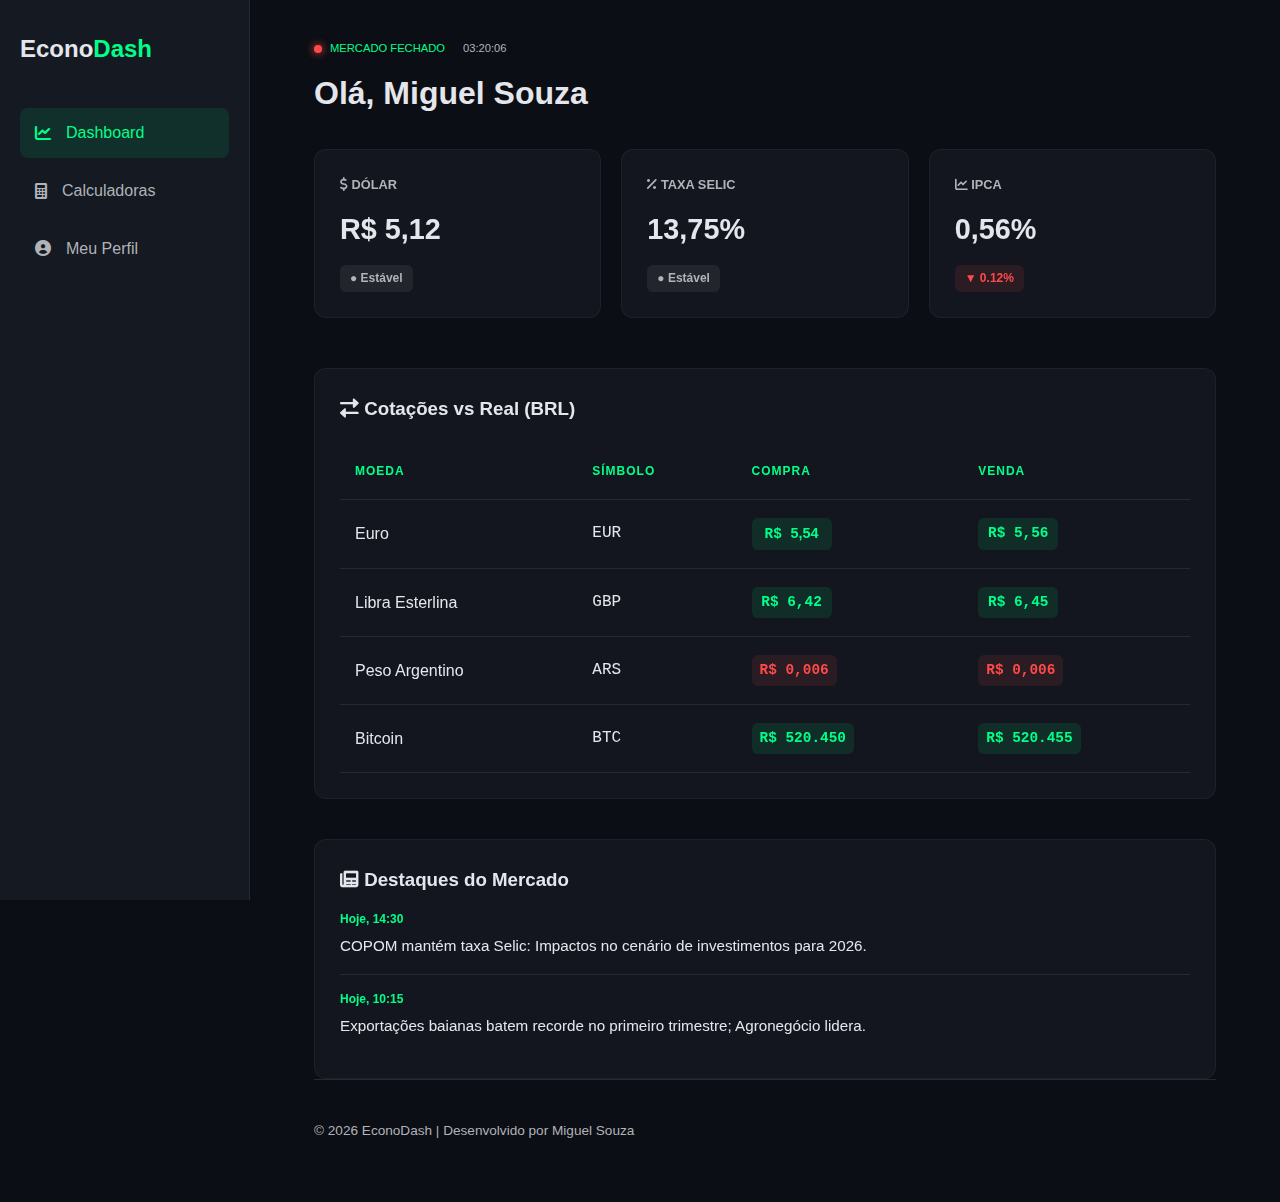
<file: index.html>
<!DOCTYPE html>
<html lang="pt-br">

<head>
    <link rel="stylesheet" href="https://cdnjs.cloudflare.com/ajax/libs/font-awesome/6.0.0/css/all.min.css">
    <meta charset="UTF-8">
    <meta name="viewport" content="width=device-width, initial-scale=1.0">
    <title>EconoDash | Seu Painel</title>
    <link rel="stylesheet" href="style.css">
</head>

<body>
    <div class="wrapper">
        <aside class="sidebar">
            <div class="logo">
                <h1>Econo<span>Dash</span></h1>
            </div>
            <nav class="side-nav">
                <ul>
                    <li><a href="index.html" class="active"><i class="fas fa-chart-line"></i> Dashboard</a></li>
                    <li><a href="calculadoras.html"><i class="fas fa-calculator"></i> Calculadoras</a></li>
                    <li><a href="perfil.html"><i class="fas fa-user-circle"></i> Meu Perfil</a></li>
                </ul>
            </nav>
        </aside>

        <main class="main-content">
            <section class="welcome">
                <div class="status-sistema">
                    <div id="pingo-luz" class="pingo-luz"></div>
                    <span id="texto-status">Verificando mercado...</span>
                    <span style="margin-left: 10px; color: var(--text-light)" id="relogio">00:00:00</span>
                </div>
                <h2>Olá, Miguel Souza</h2>
            </section>

            <section class="grid-indicadores">
                <div class="card">
                    <h3><i class="fas fa-dollar-sign"></i> Dólar</h3>
                    <p class="valor">R$ <span id="valor-dolar">5,12</span></p>
                    <span class="variacao neutra">● Estável</span>
                </div>

                <div class="card"> 
                    <h3><i class="fas fa-percent"></i> Taxa Selic</h3>
                    <p class="valor"><span id="valor-selic">13,75</span>%</p> <span class="variacao neutra">● Estável</span>
                </div>

                <div class="card"> 
                    <h3><i class="fas fa-chart-line"></i> IPCA</h3>
                    <p class="valor"><span id="valor-ipca">0,56</span>%</p> <span class="variacao baixa">▼ 0.12%</span>
                </div>
            </section>

            <section class="moedas-detalhe">
                <h3><i class="fas fa-exchange-alt"></i> Cotações vs Real (BRL)</h3>
                <table>
                    <thead>
                        <tr>
                            <th>Moeda</th>
                            <th>Símbolo</th>
                            <th>Compra</th>
                            <th>Venda</th>
                        </tr>
                    </thead>
                    <tbody>
                        <tr>
                            <td>Euro</td>
                            <td>EUR</td>
                            <td><span class="variacao alta">R$ <span id="valor-euro">5,54</span></span></td>
                            <td><span class="variacao alta">R$ 5,56</span></td>
                        </tr>
                        <tr>
                            <td>Libra Esterlina</td>
                            <td>GBP</td>
                            <td><span class="variacao alta">R$ 6,42</span></td>
                            <td><span class="variacao alta">R$ 6,45</span></td>
                        </tr>
                        <tr>
                            <td>Peso Argentino</td>
                            <td>ARS</td>
                            <td><span class="variacao baixa">R$ 0,006</span></td>
                            <td><span class="variacao baixa">R$ 0,006</span></td>
                        </tr>
                        <tr>
                            <td>Bitcoin</td>
                            <td>BTC</td>
                            <td><span class="variacao alta">R$ 520.450</span></td>
                            <td><span class="variacao alta">R$ 520.455</span></td>
                        </tr>
                    </tbody>
                </table>
            </section>

            <section class="news-feed">
                <h3><i class="fas fa-newspaper"></i> Destaques do Mercado</h3>
                <div class="news-item">
                    <span class="news-date">Hoje, 14:30</span>
                    <p>COPOM mantém taxa Selic: Impactos no cenário de investimentos para 2026.</p>
                </div>
                <div class="news-item">
                    <span class="news-date">Hoje, 10:15</span>
                    <p>Exportações baianas batem recorde no primeiro trimestre; Agronegócio lidera.</p>
                </div>
            </section>

            <footer>
                <div class="footer-content">
                    <p>&copy; 2026 EconoDash | Desenvolvido por Miguel Souza</p>
                </div>
            </footer>
        </main>
    </div>
    <script src="script.js"></script>
</body>

</html>
</file>
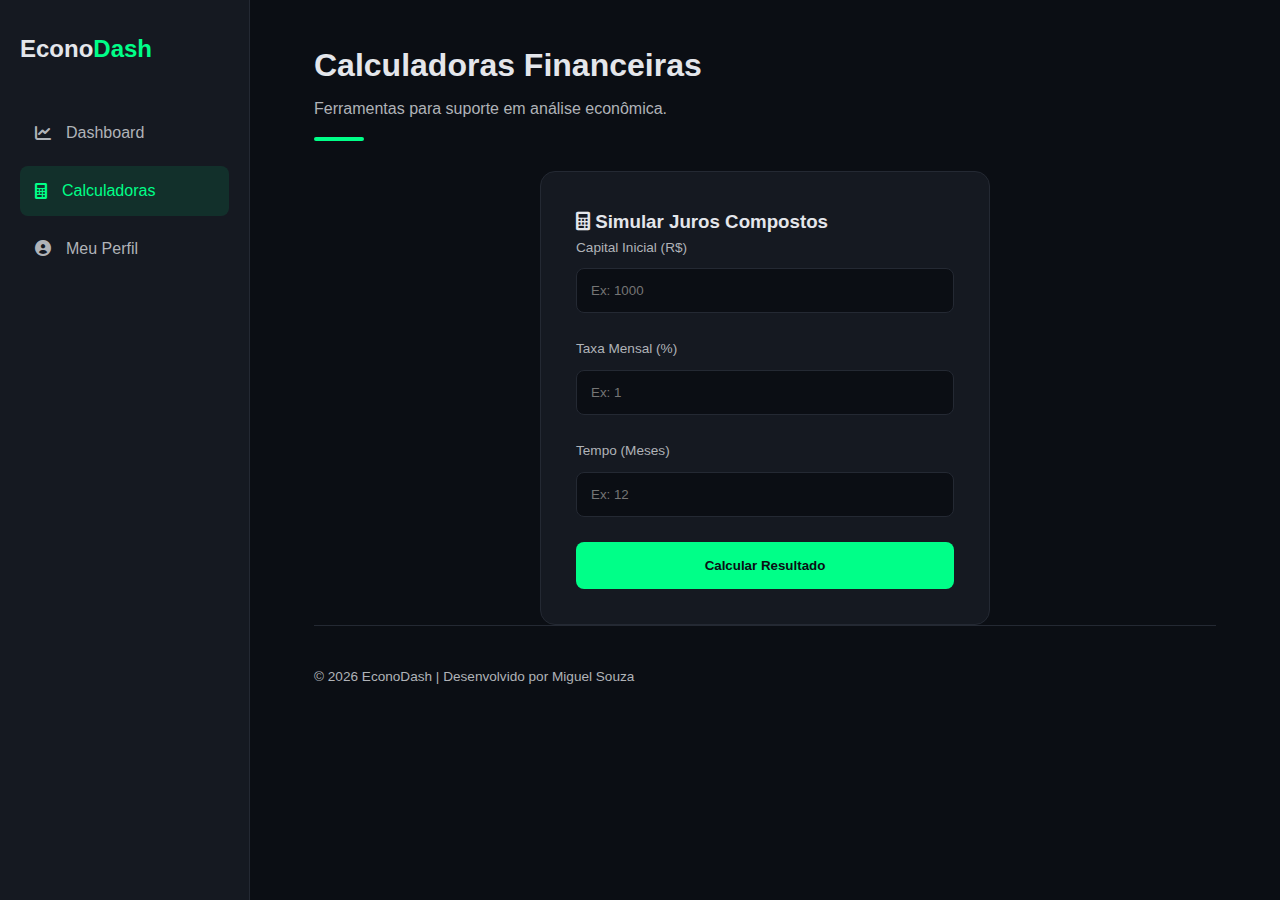
<file: calculadoras.html>
<!DOCTYPE html>
<html lang="pt-br">
<head>
    <meta charset="UTF-8">
    <meta name="viewport" content="width=device-width, initial-scale=1.0">
    <title>Calculadoras | EconoDash</title>
    <link rel="stylesheet" href="https://cdnjs.cloudflare.com/ajax/libs/font-awesome/6.0.0/css/all.min.css">
    <link rel="stylesheet" href="style.css">
</head>
<body>
    <div class="wrapper">
        <aside class="sidebar">
            <div class="logo">
                <h1>Econo<span>Dash</span></h1>
            </div>
            <nav class="side-nav">
                <ul>
                    <li><a href="index.html"><i class="fas fa-chart-line"></i> Dashboard</a></li>
                    <li><a href="calculadoras.html" class="active"><i class="fas fa-calculator"></i> Calculadoras</a></li>
                    <li><a href="perfil.html"><i class="fas fa-user-circle"></i> Meu Perfil</a></li>
                </ul>
            </nav>
        </aside>

        <main class="main-content">
            <section class="welcome">
                <h2>Calculadoras Financeiras</h2>
                <p>Ferramentas para suporte em análise econômica.</p>
                <div class="linha-destaque"></div>
            </section>

            <section class="calc-container">
                <div class="card-calc">
                    <h3><i class="fas fa-calculator"></i> Simular Juros Compostos</h3>
                    
                    <form id="calcForm">
                        <div class="input-group">
                            <label>Capital Inicial (R$)</label>
                            <input type="number" id="capital" placeholder="Ex: 1000">
                        </div>

                        <div class="input-group">
                            <label>Taxa Mensal (%)</label>
                            <input type="number" id="taxa" placeholder="Ex: 1">
                        </div>

                        <div class="input-group">
                            <label>Tempo (Meses)</label>
                            <input type="number" id="tempo" placeholder="Ex: 12">
                        </div>

                        <button type="button" class="btn-calcular">Calcular Resultado</button>
                    </form>
                </div>
            </section>

            <footer>
                <div class="footer-content">
                    <p>&copy; 2026 EconoDash | Desenvolvido por Miguel Souza</p>
                </div>
            </footer>
        </main>
    </div>

    <script>
    document.querySelector('.btn-calcular').addEventListener('click', function() {
        const capital = parseFloat(document.getElementById('capital').value);
        const taxa = parseFloat(document.getElementById('taxa').value) / 100;
        const tempo = parseFloat(document.getElementById('tempo').value);

        if(capital && taxa && tempo) {
            // Fórmula: M = C * (1 + i)^t
            const resultado = capital * Math.pow((1 + taxa), tempo);
            alert("O montante final será de: R$ " + resultado.toFixed(2));
        } else {
            alert("Por favor, preencha todos os campos!");
        }
    });
    </script>

</body>
</html>
</file>
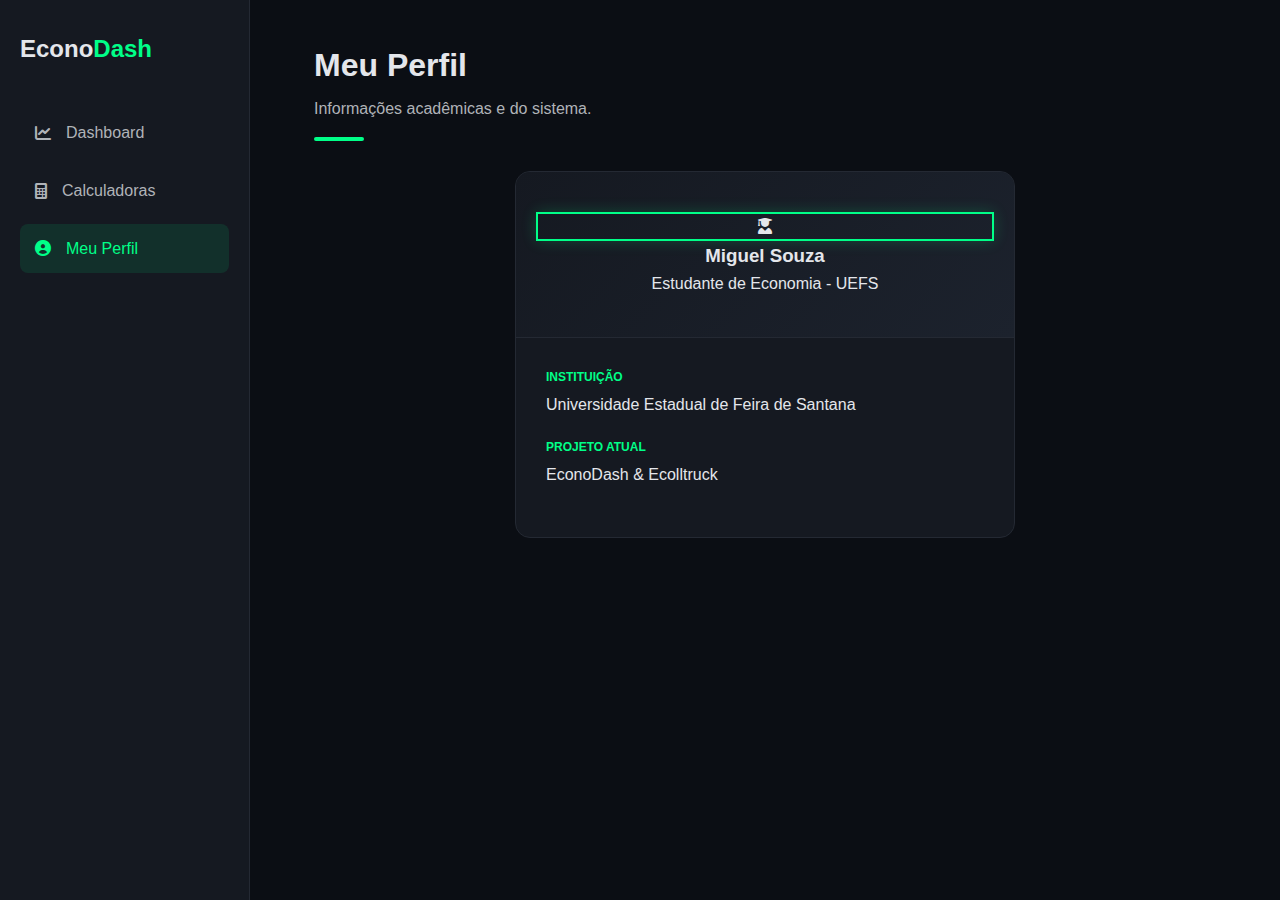
<file: perfil.html>
<!DOCTYPE html>
<html lang="pt-br">
<head>
    <meta charset="UTF-8">
    <meta name="viewport" content="width=device-width, initial-scale=1.0">
    <title>Perfil | EconoDash</title>
    <link rel="stylesheet" href="https://cdnjs.cloudflare.com/ajax/libs/font-awesome/6.0.0/css/all.min.css">
    <link rel="stylesheet" href="style.css">
</head>
<body>
    <div class="wrapper">
        <aside class="sidebar">
            <div class="logo">
                <h1>Econo<span>Dash</span></h1>
            </div>
            <nav class="side-nav">
                <ul>
                    <li><a href="index.html"><i class="fas fa-chart-line"></i> Dashboard</a></li>
                    <li><a href="calculadoras.html"><i class="fas fa-calculator"></i> Calculadoras</a></li>
                    <li><a href="perfil.html" class="active"><i class="fas fa-user-circle"></i> Meu Perfil</a></li>
                </ul>
            </nav>
        </aside>

        <main class="main-content">
            <section class="welcome">
                <h2>Meu Perfil</h2>
                <p>Informações acadêmicas e do sistema.</p>
                <div class="linha-destaque"></div>
            </section>

            <section class="perfil-container">
                <div class="card-perfil">
                    <div class="perfil-header">
                        <div class="avatar">
                            <i class="fas fa-user-graduate"></i>
                        </div>
                        <h3>Miguel Souza</h3>
                        <p>Estudante de Economia - UEFS</p>
                    </div>
                    
                    <div class="perfil-detalhes">
                        <div class="info-item">
                            <span>Instituição</span>
                            <p>Universidade Estadual de Feira de Santana</p>
                        </div>
                        <div class="info-item">
                            <span>Projeto Atual</span>
                            <p>EconoDash & Ecolltruck</p>
                        </div>
                    </div>
                </div>
            </section>
        </main>
    </div>
</body>
</html>
</file>
<file: style.css>
/* ==========================================================================
   1. RESET E CONFIGURAÇÕES GLOBAIS
   ========================================================================== */
* {
    margin: 0;
    padding: 0;
    box-sizing: border-box;
    font-family: 'Inter', sans-serif;
}

:root {
    --fundo: #0b0e14;
    --topo: #151921;
    --texto: #e4e6eb;
    --text-light: #b0b3b8;
    --verde: #00ff88;
    --azul: #3d8aff;
    --accent-red: #ff4a4a;
    --border-color: #242933;
}

body {
    background-color: var(--fundo);
    color: var(--texto);
    line-height: 1.6;
}

/* ==========================================================================
   2. ESTRUTURA DE LAYOUT (SIDEBAR + MAIN)
   ========================================================================== */
.wrapper {
    display: flex;
    width: 100%;
}

.sidebar {
    width: 250px;
    height: 100vh;
    background-color: var(--topo);
    position: fixed; /* Fixa na lateral esquerda */
    left: 0;
    top: 0;
    padding: 30px 20px;
    border-right: 1px solid var(--border-color);
    display: flex;
    flex-direction: column; /* Garante que logo e nav fiquem um sob o outro */
    z-index: 1000;
}

.main-content {
    flex: 1;
    margin-left: 250px; /* Evita que o conteúdo fique atrás da sidebar */
    padding: 40px 5%;
    min-height: 100vh;
}

/* ==========================================================================
   3. NAVEGAÇÃO (SIDEBAR)
   ========================================================================== */
.logo h1 {
    font-size: 1.5rem;
    color: var(--texto);
}

.logo h1 span {
    color: var(--verde);
}

.side-nav ul {
    list-style: none;
    margin-top: 40px;
    display: flex;
    flex-direction: column; /* CORREÇÃO: Alinha links verticalmente */
    gap: 8px;
}

.side-nav a {
    display: flex;
    align-items: center;
    gap: 15px;
    color: var(--text-light);
    text-decoration: none;
    padding: 12px 15px;
    border-radius: 8px;
    transition: 0.3s;
    font-weight: 500;
}

.side-nav a:hover, 
.side-nav a.active {
    background-color: rgba(0, 255, 136, 0.1);
    color: var(--verde);
}

/* ==========================================================================
   4. CONTEÚDO: WELCOME E STATUS
   ========================================================================== */
.welcome {
    margin-bottom: 30px;
}

.welcome h2 {
    font-size: 2rem;
    margin-bottom: 5px;
}

.welcome p {
    color: var(--text-light);
}

.status-sistema {
    font-size: 0.7rem;
    text-transform: uppercase;
    color: var(--verde);
    display: flex;
    align-items: center;
    gap: 8px;
    margin-bottom: 10px;
}

.pingo-luz {
    width: 8px;
    height: 8px;
    background-color: var(--verde);
    border-radius: 50%;
    box-shadow: 0 0 8px var(--verde);
    animation: pulsar 2s infinite;
}

.linha-destaque {
    width: 50px;
    height: 4px;
    background-color: var(--verde);
    margin-top: 15px;
    border-radius: 2px;
}

/* ==========================================================================
   5. COMPONENTES: CARDS DE INDICADORES
   ========================================================================== */
.grid-indicadores {
    display: grid;
    grid-template-columns: repeat(auto-fit, minmax(280px, 1fr));
    gap: 20px;
    margin-top: 20px;
}

.card {
    background-color: rgba(21, 25, 33, 0.8);
    backdrop-filter: blur(10px);
    border: 1px solid rgba(255, 255, 255, 0.05);
    padding: 25px;
    border-radius: 12px;
    transition: transform 0.3s ease, border-color 0.3s;
}

.card:hover {
    transform: translateY(-5px);
    border-color: var(--verde);
}

.card h3 {
    color: var(--text-light);
    font-size: 0.8rem;
    text-transform: uppercase;
    margin-bottom: 10px;
}

.card .valor {
    font-size: 1.8rem;
    font-weight: bold;
    margin-bottom: 12px;
}

/* Estilo das Badges de Variação */
.variacao {
    display: inline-block;
    padding: 4px 10px;
    border-radius: 6px;
    font-size: 0.75rem;
    font-weight: 600;
}

.alta { color: var(--verde); background-color: rgba(0, 255, 136, 0.1); }
.baixa { color: var(--accent-red); background-color: rgba(255, 74, 74, 0.1); }
.neutra { color: var(--text-light); background-color: rgba(176, 179, 184, 0.1); }

/* ==========================================================================
   6. COMPONENTES: TABELAS
   ========================================================================== */
.moedas-detalhe {
    margin-top: 50px;
    background-color: rgba(21, 25, 33, 0.8);
    backdrop-filter: blur(12px);
    border: 1px solid rgba(255, 255, 255, 0.05);
    padding: 25px;
    border-radius: 12px;
}

table {
    width: 100%;
    border-collapse: collapse;
    margin-top: 20px;
}

th, td {
    text-align: left;
    padding: 18px 15px;
    border-bottom: 1px solid var(--border-color);
}

th {
    color: var(--verde);
    text-transform: uppercase;
    font-size: 0.75rem;
    letter-spacing: 1px;
}

tbody tr:hover {
    background-color: rgba(255, 255, 255, 0.02);
}

td:nth-child(2), td:nth-child(3) {
    font-family: 'Courier New', Courier, monospace;
}

/* ==========================================================================
   7. COMPONENTES: CALCULADORA
   ========================================================================== */
.calc-container {
    margin-top: 30px;
    display: flex;
    justify-content: center;
}

.card-calc {
    background-color: var(--topo);
    padding: 35px;
    border-radius: 15px;
    width: 100%;
    max-width: 450px;
    border: 1px solid var(--border-color);
}

.input-group {
    margin-bottom: 25px;
    display: flex;
    flex-direction: column;
}

.input-group label {
    font-size: 0.85rem;
    color: var(--text-light);
    margin-bottom: 10px;
}

.input-group input {
    background-color: var(--fundo);
    border: 1px solid var(--border-color);
    padding: 14px;
    border-radius: 8px;
    color: white;
    outline: none;
    transition: 0.3s;
}

.input-group input:focus {
    border-color: var(--verde);
}

.btn-calcular {
    width: 100%;
    padding: 16px;
    background-color: var(--verde);
    color: #0b0e14;
    border: none;
    border-radius: 8px;
    font-weight: 700;
    cursor: pointer;
    transition: 0.3s;
}

.btn-calcular:hover {
    background-color: #00d975;
    transform: translateY(-2px);
}

/* ==========================================================================
   8. RODAPÉ E ANIMAÇÕES
   ========================================================================== */
footer {
    margin-top: auto; /* Empurra o footer para o fim do main-content */
    padding: 40px 0 20px 0;
    border-top: 1px solid var(--border-color);
    color: var(--text-light);
    font-size: 0.85rem;
}

.footer-content {
    display: flex;
    justify-content: space-between;
    align-items: center;
}

.footer-links a {
    color: var(--text-light);
    text-decoration: none;
    margin-left: 20px;
    transition: 0.3s;
}

.footer-links a:hover {
    color: var(--verde);
}

@keyframes pulsar {
    0% { opacity: 0.4; }
    50% { opacity: 1; }
    100% { opacity: 0.4; }
}

/* ==========================================================================
   9. RESPONSIVIDADE (AJUSTADA)
   ========================================================================== */

/* TABLETS: Sidebar vira barra de ícones lateral */
@media (max-width: 992px) {
    .sidebar {
        width: 80px;
        padding: 20px 10px;
        align-items: center;
    }
    .sidebar h1, 
    .side-nav a span {
        display: none; /* Esconde textos para ganhar espaço */
    }
    .main-content {
        margin-left: 80px;
    }
}

/* CELULARES: Sidebar vai para o topo e conteúdo ocupa a tela toda */
@media (max-width: 768px) {
    .wrapper {
        flex-direction: column; /* Empilha: Menu em cima, Conteúdo embaixo */
    }

    .sidebar {
        width: 100%;
        height: auto; /* Para de ocupar a tela toda */
        position: relative; /* Sai da lateral e vira um bloco normal no topo */
        padding: 15px;
        border-right: none;
        border-bottom: 1px solid var(--border-color);
    }

    .logo {
        text-align: center;
        margin-bottom: 10px;
    }

    .side-nav ul {
        flex-direction: row; /* Links um ao lado do outro no celular */
        justify-content: space-around;
        margin-top: 10px;
    }

    .side-nav a {
        padding: 10px;
        flex-direction: column; /* Ícone em cima do texto (opcional) */
        gap: 5px;
        font-size: 0.8rem;
    }

    .main-content {
        margin-left: 0; /* REMOVE a margem da esquerda no celular */
        padding: 20px;
    }

    .grid-indicadores {
        grid-template-columns: 1fr; /* Um card por linha */
    }

    .footer-content {
        flex-direction: column;
        gap: 15px;
        text-align: center;
    }
}

.perfil-container {
    display: flex;
    justify-content: center;
    margin-top: 30px;
}

.card-perfil {
    background-color: var(--topo);
    width: 100%;
    max-width: 500px;
    border-radius: 15px;
    border: 1px solid var(--border-color);
    overflow: hidden; /* Garante que nada saia das bordas arredondadas */
}

.perfil-header {
    background: linear-gradient(135deg, var(--topo), #1c222d);
    padding: 40px 20px;
    text-align: center;
    border-bottom: 1px solid var(--border-color);
}

.avatar {
    /* ... seu código atual ... */
    border: 2px solid var(--verde);
    box-shadow: 0 0 15px rgba(0, 255, 136, 0.2); /* Sombra suave inicial */
    transition: 0.5s;
    animation: brilho-perfil 3s infinite alternate;
}

@keyframes brilho-perfil {
    from { box-shadow: 0 0 5px rgba(0, 255, 136, 0.2); }
    to { box-shadow: 0 0 20px rgba(0, 255, 136, 0.5); }
}

/* Efeito ao passar o mouse */
.avatar:hover {
    transform: scale(1.1) rotate(5deg);
    border-color: white;
}

.perfil-detalhes {
    padding: 30px;
}

.info-item {
    margin-bottom: 20px;
}

.info-item span {
    display: block;
    font-size: 0.75rem;
    color: var(--verde);
    text-transform: uppercase;
    font-weight: bold;
    margin-bottom: 5px;
}

.info-item p {
    font-size: 1rem;
    color: var(--texto);
}

.news-feed {
    margin-top: 40px;
    /* 1. Fundo escuro mas com 80% de transparência */
    background-color: rgba(21, 25, 33, 0.8); 
    
    /* 2. O efeito de desfoque de vidro */
    backdrop-filter: blur(12px); 
    
    /* 3. Uma borda sutil para dar profundidade */
    border: 1px solid rgba(255, 255, 255, 0.05); 
    
    padding: 25px;
    border-radius: 12px;
}

.news-item {
    padding: 15px 0;
    border-bottom: 1px solid var(--border-color);
}

.news-item:last-child {
    border-bottom: none;
}

.news-date {
    font-size: 0.75rem;
    color: var(--verde);
    font-weight: bold;
    display: block;
    margin-bottom: 5px;
}

.news-item p {
    font-size: 0.95rem;
    color: var(--texto);
}

.divisor {
    height: 1px;
    background-color: var(--border-color);
    margin: 40px 0;
    width: 100%;
}

/* Garante que o texto dentro da tabela herde as cores das badges */
td span.variacao {
    font-family: 'Courier New', Courier, monospace; /* Mantém o estilo financeiro */
    font-size: 0.9rem;
    padding: 4px 8px;
    display: inline-block;
    min-width: 80px;
    text-align: center;
}

.skills-grid {
    display: flex;
    flex-wrap: wrap;
    gap: 10px;
    margin-top: 10px;
}

.skill-tag {
    background-color: rgba(0, 255, 136, 0.1);
    color: var(--verde);
    border: 1px solid var(--verde);
    padding: 5px 12px;
    border-radius: 20px;
    font-size: 0.8rem;
    font-weight: bold;
    transition: 0.3s;
}

.skill-tag:hover {
    background-color: var(--verde);
    color: var(--fundo);
    cursor: default;
}

.resultado-container {
    margin-top: 25px;
    padding: 20px;
    background-color: rgba(0, 255, 136, 0.05); /* Um verde bem suave */
    border-left: 4px solid var(--verde);
    border-radius: 8px;
    text-align: center;
}

.resultado-container h4 {
    font-size: 0.8rem;
    color: var(--text-light);
    text-transform: uppercase;
}

.valor-final {
    font-size: 1.8rem;
    color: var(--verde);
    font-weight: bold;
    margin: 10px 0;
}
</file>
